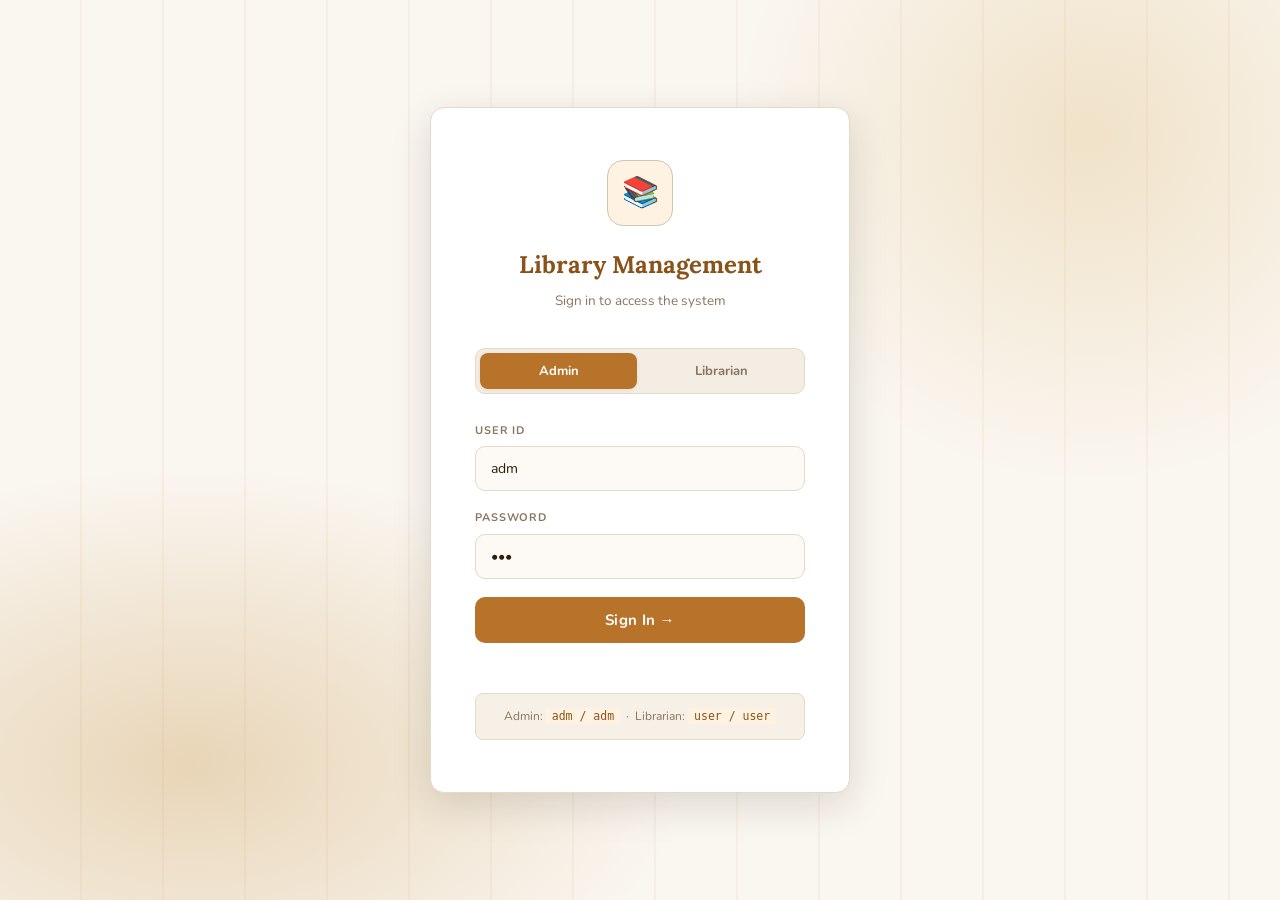
<file: index.html>
<!DOCTYPE html>
<html lang="en">
<head>
  <meta charset="UTF-8" />
  <meta name="viewport" content="width=device-width, initial-scale=1.0" />
  <title>Library Management System</title>
  <link rel="stylesheet" href="css/styles.css" />
  <style>
    @keyframes statPop {
      0%   { transform: scale(0.94); opacity: 0.5; }
      60%  { transform: scale(1.04); }
      100% { transform: scale(1);    opacity: 1; }
    }

    /* Loading overlay while page modules fetch */
    #appLoading {
      position: fixed; inset: 0;
      background: var(--bg);
      display: flex; flex-direction: column;
      align-items: center; justify-content: center;
      z-index: 9999;
      gap: 16px;
      transition: opacity 0.3s;
    }
    #appLoading.hidden { opacity: 0; pointer-events: none; }
    .loading-logo   { font-size: 48px; animation: pulse 1.4s ease-in-out infinite; }
    .loading-text   { font-family: 'Lora', serif; font-size: 16px; color: var(--muted); }
    .loading-bar    {
      width: 180px; height: 3px;
      background: var(--border);
      border-radius: 3px;
      overflow: hidden;
    }
    .loading-bar::after {
      content: '';
      display: block; width: 50%; height: 100%;
      background: var(--amber);
      border-radius: 3px;
      animation: loadSlide 1.2s ease-in-out infinite alternate;
    }
    @keyframes pulse      { 0%,100%{transform:scale(1)} 50%{transform:scale(1.12)} }
    @keyframes loadSlide  { from{margin-left:-50%} to{margin-left:100%} }
  </style>
</head>
<body>

  <!-- ══ LOADING OVERLAY ══ -->
  <div id="appLoading">
    <div class="loading-logo">📚</div>
    <div class="loading-text">Loading Library System…</div>
    <div class="loading-bar"></div>
  </div>

  <!-- ══ PAGE INJECTION TARGETS ══
       Each section below is filled by loadModule() at startup.
       The markup itself lives in pages/*.html for easy editing.
  ══════════════════════════════════ -->

  <!-- Login screen -->
  <div id="slot-login"></div>

  <!-- App shell: sidebar + main content -->
  <div class="shell hidden" id="appShell">

    <!-- Sidebar nav -->
    <div id="slot-sidebar"></div>

    <!-- Main content area -->
    <main class="main" id="mainContent">
      <div id="slot-dashboard"></div>
      <div id="slot-transactions"></div>
      <div id="slot-reports"></div>
      <div id="slot-maintenance"></div>
      <div id="slot-result"></div>
    </main>

  </div>


  <!-- ════════════════════════════════════════════════════════════
       JAVASCRIPT MODULES — Load order matters:
         1. db.js          → data store (must be first)
         2. auth.js        → login / logout (needs db)
         3. nav.js         → routing (needs render functions)
         4. transactions.js→ issue / return / fine logic
         5. reports.js     → all report renderers
         6. maintenance.js → admin CRUD forms
       ════════════════════════════════════════════════════════════ -->
  <script src="js/db.js"></script>
  <script src="js/auth.js"></script>
  <script src="js/nav.js"></script>
  <script src="js/transactions.js"></script>
  <script src="js/reports.js"></script>
  <script src="js/maintenance.js"></script>

  <script>
    /* ════════════════════════════════════════════════
       PAGE MODULE LOADER
       Fetches each pages/*.html file and injects it
       into the appropriate slot div, then boots the app.
       ════════════════════════════════════════════════ */
    const PAGE_MODULES = [
      { file: 'pages/login.html',        slot: 'slot-login'        },
      { file: 'pages/sidebar.html',      slot: 'slot-sidebar'      },
      { file: 'pages/dashboard.html',    slot: 'slot-dashboard'    },
      { file: 'pages/transactions.html', slot: 'slot-transactions' },
      { file: 'pages/reports.html',      slot: 'slot-reports'      },
      { file: 'pages/maintenance.html',  slot: 'slot-maintenance'  },
      { file: 'pages/result.html',       slot: 'slot-result'       },
    ];

    async function loadModule(file, slotId) {
      const res  = await fetch(file);
      const html = await res.text();
      document.getElementById(slotId).innerHTML = html;
    }

    async function bootApp() {
      // Load all page modules in parallel
      await Promise.all(PAGE_MODULES.map(m => loadModule(m.file, m.slot)));

      // Set today's date in dashboard topbar
      document.getElementById('todayDate').textContent =
        new Date().toLocaleDateString('en-IN', {
          weekday: 'short', year: 'numeric', month: 'short', day: 'numeric'
        });

      // Pre-fill login credentials
      document.getElementById('loginId').value  = 'adm';
      document.getElementById('loginPwd').value = 'adm';

      // Enter-key support on login inputs
      ['loginId', 'loginPwd'].forEach(id => {
        document.getElementById(id).addEventListener('keydown', e => {
          if (e.key === 'Enter') doLogin();
        });
      });

      // Hide loading screen
      const loader = document.getElementById('appLoading');
      loader.classList.add('hidden');
      setTimeout(() => loader.remove(), 350);
    }

    bootApp();
  </script>

</body>
</html>
</file>
<file: css/styles.css>
/* ================================================================
   styles.css — Library Management System
   Theme: Warm Light — Cream · Amber · Bark Brown · Sage
   ================================================================ */

@import url('https://fonts.googleapis.com/css2?family=Lora:ital,wght@0,400;0,600;0,700;1,400&family=Nunito:wght@300;400;500;600;700&display=swap');

/* ── CSS VARIABLES ── */
:root {
  /* Backgrounds */
  --bg:          #faf6f0;
  --bg2:         #f3ede3;
  --surface:     #ffffff;
  --surface2:    #fdf9f4;
  --surface3:    #f7f0e6;

  /* Borders */
  --border:      #e5d9c8;
  --border2:     #d4c4ad;

  /* Brand – Amber/Ochre */
  --amber:       #b8732a;
  --amber-light: #d4913e;
  --amber-dark:  #8a5218;
  --amber-glow:  rgba(184,115,42,0.10);
  --amber-soft:  #fef3e2;

  /* Text */
  --text:        #2c1f0e;
  --text2:       #4a3520;
  --muted:       #8a7560;
  --muted2:      #b8a48c;

  /* Accents */
  --sage:        #4a7c59;
  --sage-soft:   #edf5ef;
  --red:         #b84040;
  --red-soft:    #fdf0f0;
  --blue:        #3a6fa8;
  --blue-soft:   #eff4fb;

  /* Sidebar */
  --sidebar-bg:  #2c1f0e;
  --sidebar-surface: #3a2a15;
  --sidebar-border:  #4a3520;
  --sidebar-text:    #e8d9c0;
  --sidebar-muted:   #8a7060;
  --sidebar-w:   252px;

  /* Misc */
  --radius:      10px;
  --radius-lg:   14px;
  --shadow-sm:   0 1px 4px rgba(44,31,14,0.08);
  --shadow:      0 4px 16px rgba(44,31,14,0.10);
  --shadow-lg:   0 12px 40px rgba(44,31,14,0.14);
}

/* ── RESET ── */
*, *::before, *::after { box-sizing: border-box; margin: 0; padding: 0; }
html { scroll-behavior: smooth; }
body {
  background: var(--bg);
  color: var(--text);
  font-family: 'Nunito', sans-serif;
  min-height: 100vh;
  line-height: 1.6;
}

/* ── SCROLLBAR ── */
::-webkit-scrollbar { width: 7px; height: 7px; }
::-webkit-scrollbar-track { background: var(--bg2); }
::-webkit-scrollbar-thumb { background: var(--border2); border-radius: 10px; }
::-webkit-scrollbar-thumb:hover { background: var(--muted2); }

/* ════════════════════════════════════════════════
   LOGIN SCREEN
   ════════════════════════════════════════════════ */
.login-wrap {
  min-height: 100vh;
  display: flex;
  align-items: center;
  justify-content: center;
  background:
    radial-gradient(ellipse 70% 60% at 15% 85%, #e8d5b7 0%, transparent 55%),
    radial-gradient(ellipse 50% 70% at 85% 15%, #f0e2c8 0%, transparent 55%),
    var(--bg);
  position: relative;
}

/* Subtle bookshelf lines */
.login-wrap::before {
  content: '';
  position: absolute;
  inset: 0;
  background-image: repeating-linear-gradient(
    90deg,
    transparent, transparent 80px,
    rgba(184,115,42,0.06) 80px, rgba(184,115,42,0.06) 82px
  );
  pointer-events: none;
}

.login-box {
  width: 420px;
  background: var(--surface);
  border: 1px solid var(--border);
  border-radius: var(--radius-lg);
  padding: 52px 44px;
  text-align: center;
  box-shadow: var(--shadow-lg);
  position: relative;
  z-index: 1;
  animation: fadeUp 0.45s ease both;
}

@keyframes fadeUp {
  from { opacity: 0; transform: translateY(18px); }
  to   { opacity: 1; transform: translateY(0); }
}

.login-logo {
  width: 66px; height: 66px;
  background: var(--amber-soft);
  border: 1px solid var(--border2);
  border-radius: 16px;
  display: inline-flex;
  align-items: center;
  justify-content: center;
  font-size: 30px;
  margin-bottom: 20px;
}

.login-box h1 {
  font-family: 'Lora', serif;
  font-size: 24px;
  color: var(--amber-dark);
  margin-bottom: 6px;
}

.login-box > p {
  font-size: 13.5px;
  color: var(--muted);
  margin-bottom: 36px;
}

.login-tabs {
  display: flex;
  gap: 6px;
  background: var(--bg2);
  border-radius: 10px;
  padding: 4px;
  margin-bottom: 28px;
  border: 1px solid var(--border);
}

.login-tab {
  flex: 1;
  padding: 9px 12px;
  border-radius: 8px;
  border: none;
  background: transparent;
  color: var(--muted);
  font-family: 'Nunito', sans-serif;
  font-size: 13px;
  font-weight: 700;
  cursor: pointer;
  transition: all 0.2s;
}

.login-tab.active {
  background: var(--amber);
  color: #fff;
  box-shadow: var(--shadow-sm);
}

.form-group { margin-bottom: 18px; text-align: left; }
.form-group label {
  display: block;
  font-size: 11px;
  color: var(--muted);
  margin-bottom: 7px;
  letter-spacing: 0.08em;
  text-transform: uppercase;
  font-weight: 700;
}

.form-group input {
  width: 100%;
  padding: 12px 15px;
  background: var(--surface2);
  border: 1px solid var(--border);
  border-radius: var(--radius);
  color: var(--text);
  font-family: 'Nunito', sans-serif;
  font-size: 14px;
  transition: all 0.2s;
}

.form-group input:focus {
  outline: none;
  border-color: var(--amber);
  background: #fff;
  box-shadow: 0 0 0 3px rgba(184,115,42,0.10);
}

.btn-primary {
  width: 100%;
  padding: 13px;
  background: var(--amber);
  color: #fff;
  border: none;
  border-radius: var(--radius);
  font-family: 'Nunito', sans-serif;
  font-size: 15px;
  font-weight: 700;
  cursor: pointer;
  transition: all 0.2s;
  letter-spacing: 0.02em;
}

.btn-primary:hover {
  background: var(--amber-light);
  box-shadow: 0 4px 14px rgba(184,115,42,0.3);
  transform: translateY(-1px);
}
.btn-primary:active { transform: translateY(0); }

.error-msg { color: var(--red); font-size: 12.5px; margin-top: 12px; min-height: 18px; }

.login-hint {
  margin-top: 20px;
  padding: 12px 16px;
  background: var(--surface3);
  border-radius: 8px;
  border: 1px solid var(--border);
  font-size: 12px;
  color: var(--muted);
  line-height: 1.8;
}
.login-hint code {
  color: var(--amber-dark);
  background: var(--amber-soft);
  padding: 1px 6px;
  border-radius: 4px;
  font-size: 11.5px;
}

/* ════════════════════════════════════════════════
   APP SHELL
   ════════════════════════════════════════════════ */
.shell { display: flex; min-height: 100vh; }

/* ════════════════════════════════════════════════
   SIDEBAR (dark warm bark)
   ════════════════════════════════════════════════ */
.sidebar {
  width: var(--sidebar-w);
  background: var(--sidebar-bg);
  border-right: 1px solid var(--sidebar-border);
  display: flex;
  flex-direction: column;
  flex-shrink: 0;
  position: fixed;
  top: 0; left: 0;
  height: 100vh;
  overflow-y: auto;
  z-index: 100;
}

.sidebar-brand {
  padding: 26px 20px 22px;
  border-bottom: 1px solid var(--sidebar-border);
}

.brand-logo { font-size: 22px; margin-bottom: 8px; }

.sidebar-brand h2 {
  font-family: 'Lora', serif;
  font-size: 13.5px;
  color: #e8c98a;
  line-height: 1.4;
  font-weight: 600;
}

.sidebar-brand p { font-size: 11px; color: var(--sidebar-muted); margin-top: 4px; }

.sidebar-section {
  padding: 18px 20px 7px;
  font-size: 9.5px;
  color: var(--sidebar-muted);
  text-transform: uppercase;
  letter-spacing: 0.15em;
  font-weight: 700;
}

.nav-item {
  display: flex;
  align-items: center;
  gap: 10px;
  padding: 9px 14px;
  margin: 1px 10px;
  border-radius: 8px;
  cursor: pointer;
  color: var(--sidebar-muted);
  font-size: 13px;
  font-weight: 500;
  transition: all 0.15s;
  border: none;
  background: none;
  width: calc(100% - 20px);
  text-align: left;
  position: relative;
}

.nav-item:hover {
  background: var(--sidebar-surface);
  color: var(--sidebar-text);
}

.nav-item.active {
  background: rgba(232,201,138,0.12);
  color: #e8c98a;
  border: 1px solid rgba(232,201,138,0.18);
}

.nav-item.active::before {
  content: '';
  position: absolute;
  left: -10px; top: 25%; bottom: 25%;
  width: 3px;
  background: #e8c98a;
  border-radius: 0 3px 3px 0;
}

.nav-icon { font-size: 15px; width: 22px; text-align: center; flex-shrink: 0; }

.sidebar-footer {
  margin-top: auto;
  padding: 16px;
  border-top: 1px solid var(--sidebar-border);
}

.user-chip {
  display: flex;
  align-items: center;
  gap: 10px;
  padding: 10px 12px;
  background: var(--sidebar-surface);
  border-radius: 10px;
  margin-bottom: 10px;
  border: 1px solid var(--sidebar-border);
}

.user-avatar {
  width: 34px; height: 34px;
  background: linear-gradient(135deg, #e8c98a, #b8732a);
  border-radius: 50%;
  display: flex;
  align-items: center;
  justify-content: center;
  font-size: 14px;
  color: #2c1f0e;
  font-weight: 800;
  flex-shrink: 0;
}

.user-info strong { display: block; font-size: 13px; color: var(--sidebar-text); font-weight: 700; }
.user-info small  { display: block; font-size: 11px; color: var(--sidebar-muted); }

.btn-logout {
  width: 100%;
  padding: 9px;
  background: transparent;
  border: 1px solid var(--sidebar-border);
  border-radius: 8px;
  color: var(--sidebar-muted);
  font-family: 'Nunito', sans-serif;
  font-size: 12px;
  font-weight: 600;
  cursor: pointer;
  transition: all 0.2s;
}

.btn-logout:hover {
  border-color: #c07070;
  color: #e08080;
  background: rgba(192,112,112,0.08);
}

/* ════════════════════════════════════════════════
   MAIN CONTENT
   ════════════════════════════════════════════════ */
.main {
  margin-left: var(--sidebar-w);
  flex: 1;
  padding: 36px 40px;
  max-width: 100%;
}

/* ── TOPBAR ── */
.topbar {
  display: flex;
  align-items: flex-start;
  justify-content: space-between;
  margin-bottom: 30px;
  padding-bottom: 20px;
  border-bottom: 1px solid var(--border);
  flex-wrap: wrap;
  gap: 12px;
}

.topbar-left h1 {
  font-family: 'Lora', serif;
  font-size: 27px;
  color: var(--text);
  letter-spacing: -0.02em;
}

.topbar-left p { font-size: 13.5px; color: var(--muted); margin-top: 4px; }

.topbar-badge {
  display: inline-flex;
  align-items: center;
  gap: 7px;
  padding: 8px 14px;
  background: var(--surface);
  border: 1px solid var(--border);
  border-radius: 8px;
  font-size: 12.5px;
  color: var(--muted);
  font-weight: 600;
  box-shadow: var(--shadow-sm);
}

/* ════════════════════════════════════════════════
   STAT CARDS
   ════════════════════════════════════════════════ */
.stats-grid {
  display: grid;
  grid-template-columns: repeat(auto-fill, minmax(168px, 1fr));
  gap: 16px;
  margin-bottom: 28px;
}

.stat-card {
  background: var(--surface);
  border: 1px solid var(--border);
  border-radius: var(--radius-lg);
  padding: 22px 20px;
  position: relative;
  overflow: hidden;
  box-shadow: var(--shadow-sm);
  transition: box-shadow 0.2s, transform 0.2s;
  cursor: default;
}

.stat-card:hover {
  transform: translateY(-2px);
  box-shadow: var(--shadow);
}

.stat-card::after {
  content: '';
  position: absolute;
  top: 0; left: 0; right: 0;
  height: 3px;
  background: linear-gradient(90deg, var(--amber), var(--amber-light));
}

.stat-icon-bg {
  position: absolute;
  right: -6px; bottom: -6px;
  font-size: 52px;
  opacity: 0.08;
  transform: rotate(-8deg);
  user-select: none;
  pointer-events: none;
}

.stat-val {
  font-family: 'Lora', serif;
  font-size: 34px;
  color: var(--amber-dark);
  font-weight: 700;
  line-height: 1;
  margin-bottom: 6px;
}

.stat-lbl {
  font-size: 11.5px;
  color: var(--muted);
  font-weight: 700;
  text-transform: uppercase;
  letter-spacing: 0.06em;
}

/* ════════════════════════════════════════════════
   CARD
   ════════════════════════════════════════════════ */
.card {
  background: var(--surface);
  border: 1px solid var(--border);
  border-radius: var(--radius-lg);
  padding: 28px;
  margin-bottom: 20px;
  box-shadow: var(--shadow-sm);
}

.card-title {
  font-size: 11px;
  color: var(--muted);
  text-transform: uppercase;
  letter-spacing: 0.10em;
  font-weight: 700;
  margin-bottom: 20px;
  display: flex;
  align-items: center;
  gap: 8px;
}

.card-title::before {
  content: '';
  width: 3px; height: 14px;
  background: var(--amber);
  border-radius: 2px;
  flex-shrink: 0;
}

/* ════════════════════════════════════════════════
   TABLE
   ════════════════════════════════════════════════ */
.tbl-wrap {
  overflow-x: auto;
  border-radius: 8px;
  border: 1px solid var(--border);
}

table { width: 100%; border-collapse: collapse; font-size: 13.5px; }

thead tr { background: var(--surface3); }

thead th {
  text-align: left;
  padding: 11px 16px;
  color: var(--muted);
  font-size: 10.5px;
  text-transform: uppercase;
  letter-spacing: 0.08em;
  font-weight: 700;
  white-space: nowrap;
  border-bottom: 1px solid var(--border);
}

tbody td {
  padding: 13px 16px;
  border-bottom: 1px solid var(--border);
  color: var(--text2);
  vertical-align: middle;
}

tbody tr:last-child td { border-bottom: none; }

tbody tr { transition: background 0.12s; }
tbody tr:hover td { background: var(--surface3); }
tbody tr:hover td:first-child {
  border-left: 3px solid var(--amber);
  padding-left: 13px;
}

/* ── EMPTY STATE ── */
.empty-state {
  text-align: center;
  padding: 52px 20px;
  color: var(--muted);
}
.empty-state-icon { font-size: 40px; margin-bottom: 12px; opacity: 0.45; }
.empty-state p    { font-size: 14px; }

/* ════════════════════════════════════════════════
   BADGES
   ════════════════════════════════════════════════ */
.badge {
  display: inline-flex;
  align-items: center;
  padding: 3px 10px;
  border-radius: 20px;
  font-size: 11px;
  font-weight: 700;
  letter-spacing: 0.04em;
  white-space: nowrap;
}

.badge-green { background: var(--sage-soft);  color: var(--sage);  border: 1px solid rgba(74,124,89,0.2); }
.badge-red   { background: var(--red-soft);   color: var(--red);   border: 1px solid rgba(184,64,64,0.2); }
.badge-amber { background: var(--amber-soft); color: var(--amber); border: 1px solid rgba(184,115,42,0.2); }
.badge-blue  { background: var(--blue-soft);  color: var(--blue);  border: 1px solid rgba(58,111,168,0.2); }

/* ════════════════════════════════════════════════
   FORMS
   ════════════════════════════════════════════════ */
.form-grid {
  display: grid;
  grid-template-columns: 1fr 1fr;
  gap: 20px;
}

.form-field { display: flex; flex-direction: column; gap: 7px; }
.form-field.full { grid-column: 1 / -1; }

.form-field label {
  font-size: 11px;
  color: var(--muted);
  text-transform: uppercase;
  letter-spacing: 0.07em;
  font-weight: 700;
}

.form-field input,
.form-field select,
.form-field textarea {
  padding: 12px 14px;
  background: var(--surface2);
  border: 1px solid var(--border);
  border-radius: var(--radius);
  color: var(--text);
  font-family: 'Nunito', sans-serif;
  font-size: 14px;
  transition: all 0.2s;
}

.form-field input:focus,
.form-field select:focus,
.form-field textarea:focus {
  outline: none;
  border-color: var(--amber);
  background: #fff;
  box-shadow: 0 0 0 3px rgba(184,115,42,0.10);
}

.form-field select option { background: #fff; color: var(--text); }
.form-field textarea { resize: vertical; min-height: 90px; }
.form-actions { margin-top: 24px; display: flex; gap: 12px; flex-wrap: wrap; }

.readonly-field {
  background: var(--bg2) !important;
  color: var(--muted2) !important;
  border-color: var(--border) !important;
  cursor: default;
}

/* ════════════════════════════════════════════════
   BUTTONS
   ════════════════════════════════════════════════ */
.btn {
  display: inline-flex;
  align-items: center;
  gap: 7px;
  padding: 11px 22px;
  border-radius: var(--radius);
  font-family: 'Nunito', sans-serif;
  font-size: 14px;
  font-weight: 700;
  cursor: pointer;
  border: none;
  transition: all 0.2s;
  white-space: nowrap;
}

.btn-amber {
  background: var(--amber);
  color: #fff;
}
.btn-amber:hover {
  background: var(--amber-light);
  transform: translateY(-1px);
  box-shadow: 0 4px 14px rgba(184,115,42,0.28);
}
.btn-amber:active { transform: translateY(0); }

.btn-outline {
  background: transparent;
  border: 1px solid var(--border2);
  color: var(--muted);
}
.btn-outline:hover {
  border-color: var(--amber);
  color: var(--amber-dark);
  background: var(--amber-soft);
}

.btn-danger {
  background: var(--red-soft);
  color: var(--red);
  border: 1px solid rgba(184,64,64,0.2);
}
.btn-danger:hover { background: #fce0e0; }

/* ════════════════════════════════════════════════
   SEARCH BAR
   ════════════════════════════════════════════════ */
.search-bar { display: flex; gap: 12px; margin-bottom: 20px; }

.search-wrap { position: relative; flex: 1; }

.search-icon {
  position: absolute;
  left: 13px; top: 50%;
  transform: translateY(-50%);
  color: var(--muted2);
  pointer-events: none;
  font-size: 14px;
}

.search-input {
  width: 100%;
  padding: 11px 14px 11px 40px;
  background: var(--surface2);
  border: 1px solid var(--border);
  border-radius: var(--radius);
  color: var(--text);
  font-family: 'Nunito', sans-serif;
  font-size: 14px;
  transition: all 0.2s;
}

.search-input:focus {
  outline: none;
  border-color: var(--amber);
  background: #fff;
  box-shadow: 0 0 0 3px rgba(184,115,42,0.10);
}

.search-input::placeholder { color: var(--muted2); }

/* ════════════════════════════════════════════════
   RADIO & CHECKBOX
   ════════════════════════════════════════════════ */
.radio-group, .check-group {
  display: flex;
  gap: 20px;
  flex-wrap: wrap;
  padding: 14px 16px;
  background: var(--surface3);
  border: 1px solid var(--border);
  border-radius: var(--radius);
}

.radio-opt, .check-opt {
  display: flex;
  align-items: center;
  gap: 8px;
  cursor: pointer;
  font-size: 14px;
  font-weight: 500;
  color: var(--text2);
}

.radio-opt input[type=radio],
.check-opt input[type=checkbox] {
  accent-color: var(--amber);
  width: 16px; height: 16px;
  cursor: pointer;
}

/* ════════════════════════════════════════════════
   ALERTS
   ════════════════════════════════════════════════ */
.alert {
  padding: 13px 16px;
  border-radius: var(--radius);
  font-size: 13.5px;
  margin-bottom: 18px;
  font-weight: 500;
  display: flex;
  align-items: flex-start;
  gap: 10px;
  animation: alertIn 0.22s ease;
}

@keyframes alertIn {
  from { opacity: 0; transform: translateY(-5px); }
  to   { opacity: 1; transform: translateY(0); }
}

.alert-error   { background: var(--red-soft);   border: 1px solid rgba(184,64,64,0.25);  color: var(--red);  }
.alert-success { background: var(--sage-soft);   border: 1px solid rgba(74,124,89,0.25);  color: var(--sage); }
.alert-info    { background: var(--blue-soft);   border: 1px solid rgba(58,111,168,0.25); color: var(--blue); }

/* ════════════════════════════════════════════════
   FINE BOX
   ════════════════════════════════════════════════ */
.fine-box {
  background: var(--amber-soft);
  border: 1px solid rgba(184,115,42,0.25);
  border-radius: var(--radius-lg);
  padding: 22px 26px;
  margin: 20px 0;
  display: flex;
  align-items: center;
  justify-content: space-between;
}

.fine-label {
  font-size: 11px;
  color: var(--muted);
  text-transform: uppercase;
  letter-spacing: 0.08em;
  font-weight: 700;
  margin-bottom: 4px;
}

.fine-amount {
  font-family: 'Lora', serif;
  font-size: 38px;
  color: var(--amber-dark);
  font-weight: 700;
}

.fine-per-day { font-size: 12px; color: var(--muted); margin-top: 3px; }

/* ════════════════════════════════════════════════
   CODE MONO
   ════════════════════════════════════════════════ */
.code-mono {
  font-family: 'Courier New', monospace;
  font-size: 11.5px;
  color: var(--amber-dark);
  background: var(--amber-soft);
  padding: 2px 7px;
  border-radius: 4px;
  border: 1px solid rgba(184,115,42,0.15);
}

/* ════════════════════════════════════════════════
   PAGE VISIBILITY & ANIMATIONS
   ════════════════════════════════════════════════ */
.page { display: none; animation: pageIn 0.22s ease; }
.page.active { display: block; }

@keyframes pageIn {
  from { opacity: 0; transform: translateX(10px); }
  to   { opacity: 1; transform: translateX(0); }
}

@keyframes statPop {
  0%   { transform: scale(0.94); opacity: 0.5; }
  60%  { transform: scale(1.04); }
  100% { transform: scale(1);    opacity: 1; }
}

.login-wrap.hidden,
.shell.hidden { display: none !important; }

/* ════════════════════════════════════════════════
   CONFIRMATION / CANCEL RESULT PAGES
   ════════════════════════════════════════════════ */
.result-center {
  max-width: 480px;
  margin: 80px auto;
  text-align: center;
  animation: fadeUp 0.4s ease;
}

.result-icon { font-size: 72px; margin-bottom: 24px; display: block; line-height: 1; }

.result-center h1 {
  font-family: 'Lora', serif;
  font-size: 28px;
  margin-bottom: 12px;
}

.result-center p {
  color: var(--muted);
  margin-bottom: 32px;
  font-size: 15px;
  line-height: 1.7;
}

/* ════════════════════════════════════════════════
   MEMBER FOUND CARD (update membership)
   ════════════════════════════════════════════════ */
.member-found-card {
  display: none;
  grid-column: 1 / -1;
  background: var(--amber-soft);
  padding: 12px 18px;
  border-radius: 8px;
  border: 1px solid rgba(184,115,42,0.2);
}

.member-found-card .found-label {
  font-size: 10.5px;
  color: var(--muted);
  text-transform: uppercase;
  letter-spacing: 0.07em;
  font-weight: 700;
}

.member-found-card .found-name {
  color: var(--amber-dark);
  font-size: 15px;
  font-weight: 700;
  font-family: 'Lora', serif;
  display: block;
  margin-top: 3px;
}
</file>
